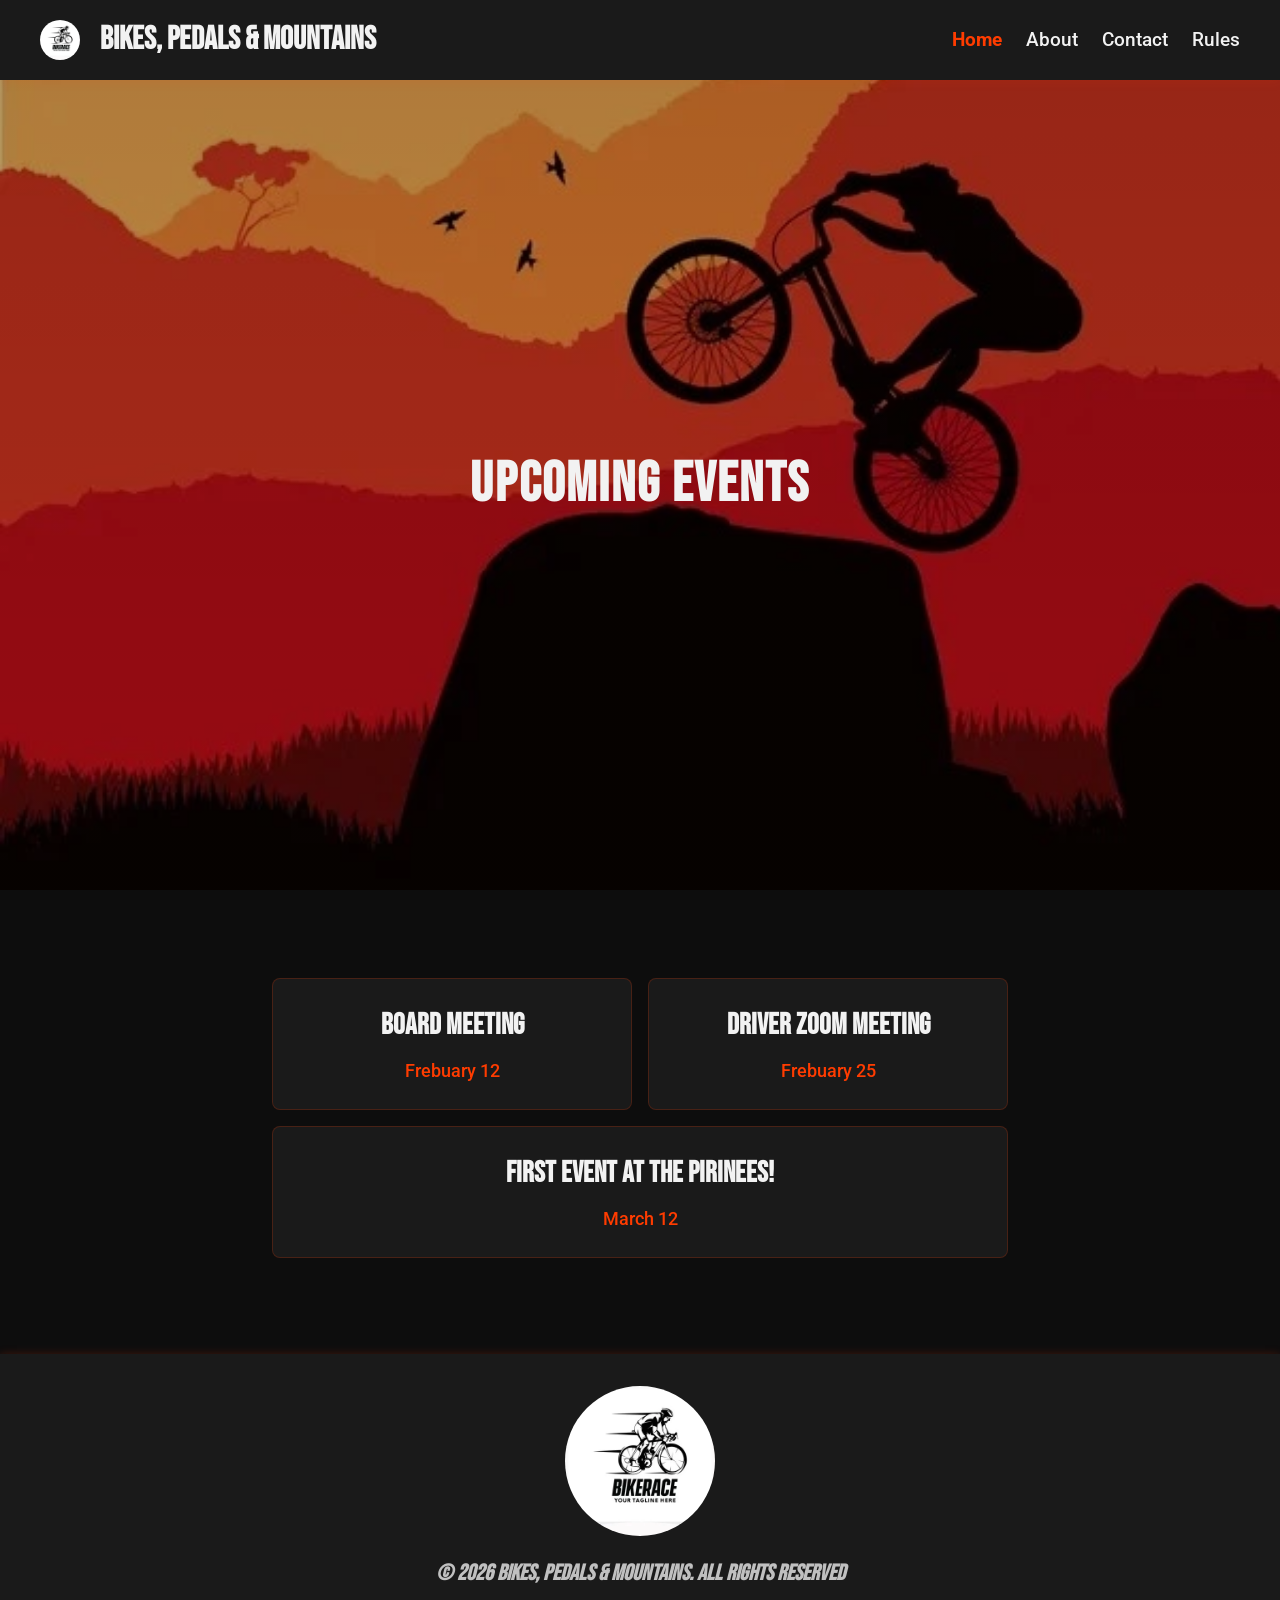
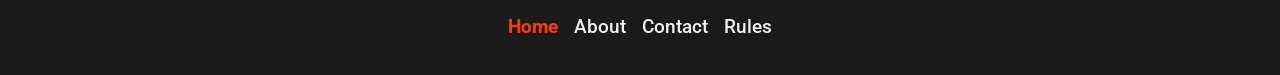
<file: index.html>
<!DOCTYPE html>
<html lang="en">
<head>
    <meta charset="UTF-8">
    <meta name="viewport" content="width=device-width, initial-scale=1.0">
    <title>Bike Race Series</title>
    <link rel="preconnect" href="https://fonts.googleapis.com">
    <link rel="preconnect" href="https://fonts.gstatic.com" crossorigin>
    <link href="https://fonts.googleapis.com/css2?family=Bebas+Neue&family=Roboto:ital,wght@0,100..900;1,100..900&display=swap" rel="stylesheet">
    <link rel="stylesheet" href="styles/brs_3.css">
</head>
<body>
   <header>
    <!-- Navbar -->
     <nav class="navbar">
        <div class="nav-container">
            <div class="nav-logo">
                <img src="assets/logo.webp" alt="Bike Races Series Logo">
                <a href="index.html" class="nav-title">Bikes, Pedals & Mountains</a>
            </div>
            <ul class="nav-menu">
                <li class="nav-item">
                    <a href="index.html" class="active">Home</a>
                </li>
                <li class="nav-item">
                    <a href="about.html">About</a>
                </li>
                <li class="nav-item">
                    <a href="contact.html">Contact</a>
                </li>
                <li class="nav-item">
                    <a href="rules.html">Rules</a>
                </li>
            </ul>
        </div>
     </nav>
   </header> 
   <!-- Contenido Principal -->
    <main>
        <section class="hero-section">
            <header class="img-container">
                <img src="assets/dirtjumper.webp" alt="Next Races">
                <h1 class="hero-title">Upcoming Events</h1>
            </header>
            <div class="hero-container">
                <div class="card-event">
                    <h2 class="event">Board Meeting</h2> 
                    <p class="date">Frebuary 12</p>
                </div>
                <div class="card-event">
                    <h2 class="event">Driver Zoom Meeting</h2> 
                    <p class="date">Frebuary 25</p>
                </div>
                <div class="card-event">
                    <h2 class="event">First Event at THE PIRINEES!</h2> 
                    <p class="date">March 12</p>
                </div>
            </div>
        </section>
    </main>
    <footer class="footer">
        <div class="footer-container">
                <img src="assets/logo.webp" alt="Bike Races Series Logo" class="footer-logo">
                <p class="footer-description">&copy; 2026 Bikes, Pedals & Mountains. All rights reserved</p>
            <ul class="links">
                <li class="link-item">
                    <a href="index.html" class="active">Home</a>
                </li>
                <li class="link-item">
                    <a href="about.html">About</a>
                </li>
                <li class="link-item">
                    <a href="contact.html">Contact</a>
                </li>
                <li class="link-item">
                    <a href="rules.html">Rules</a>
                </li>
            </ul>
        </div>
    </footer>
</body>
</html>
</file>
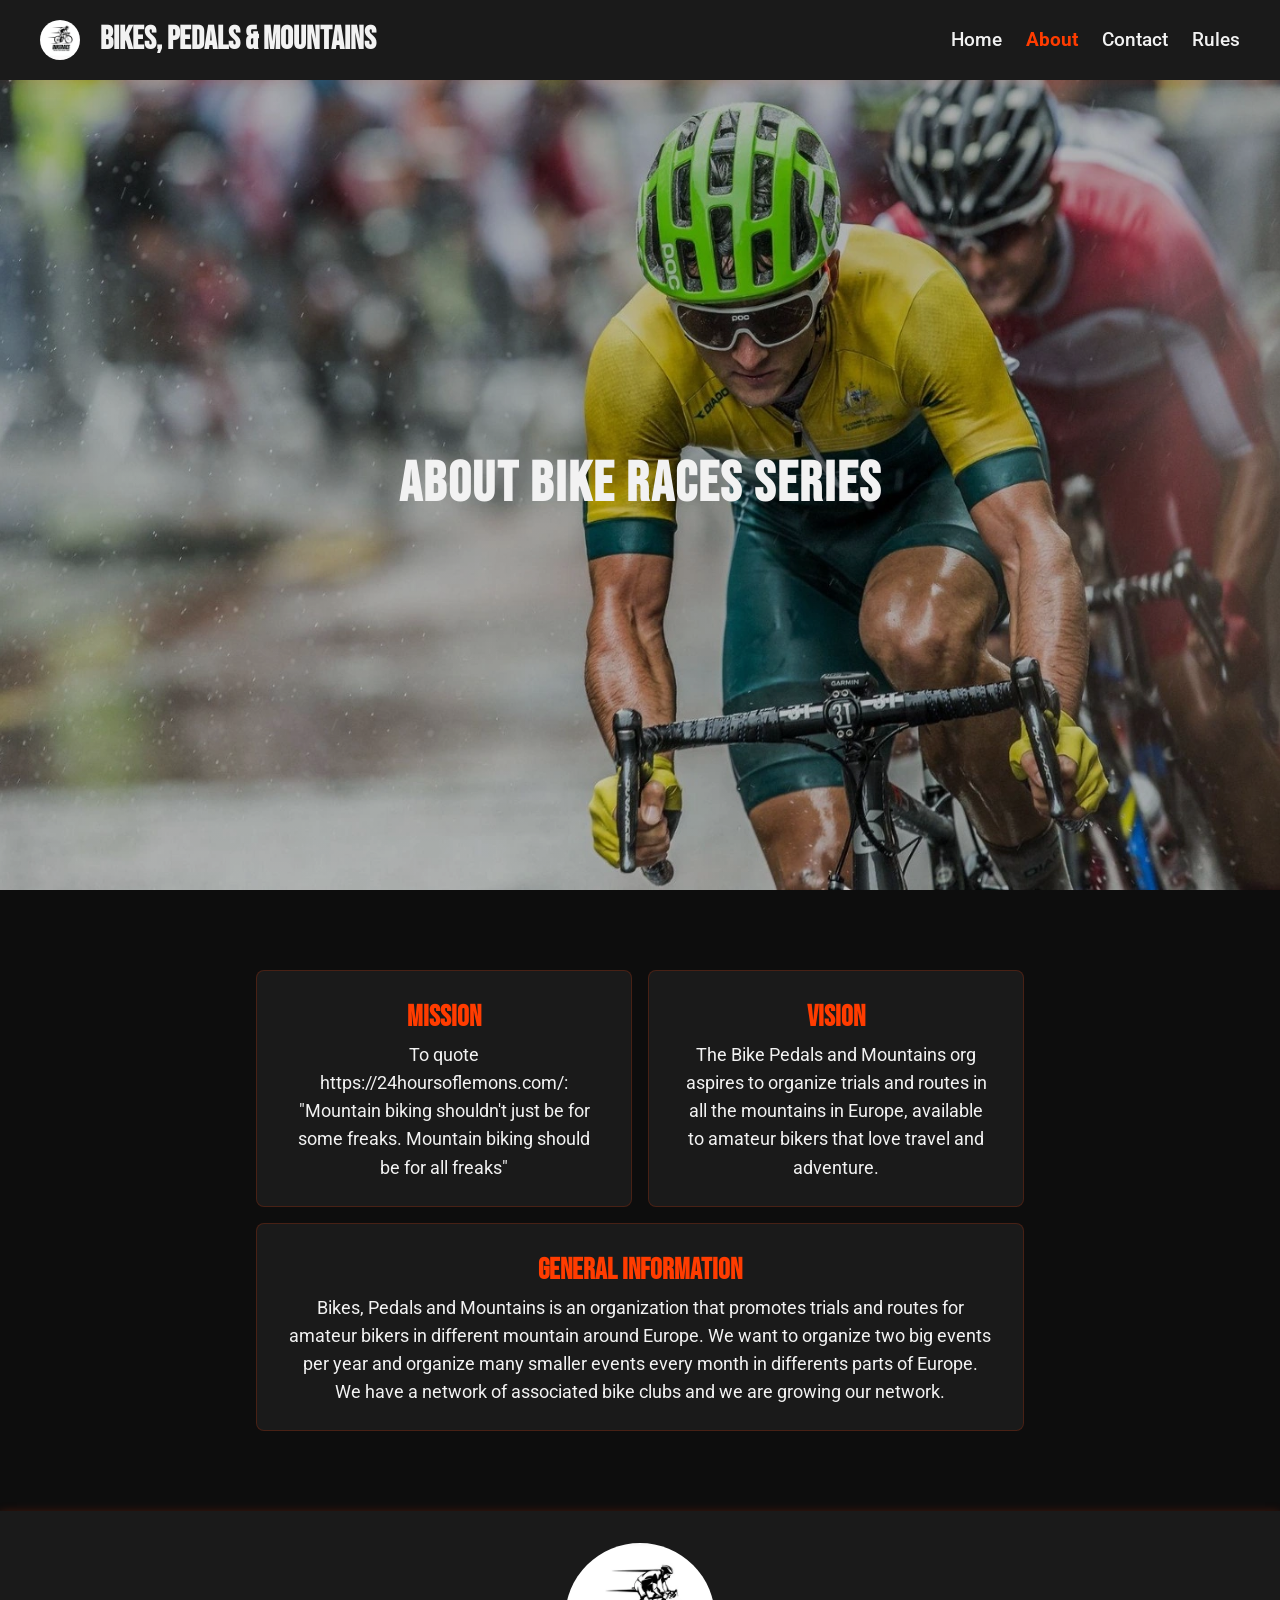
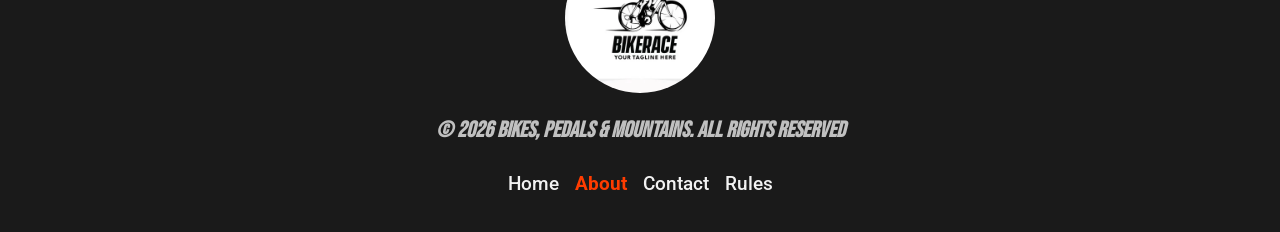
<file: about.html>
<!DOCTYPE html>
<html lang="en">
<head>
    <meta charset="UTF-8">
    <meta name="viewport" content="width=device-width, initial-scale=1.0">
    <title>About Bike Race Series</title>
    <link rel="preconnect" href="https://fonts.googleapis.com">
    <link rel="preconnect" href="https://fonts.gstatic.com" crossorigin>
    <link href="https://fonts.googleapis.com/css2?family=Bebas+Neue&family=Roboto:ital,wght@0,100..900;1,100..900&display=swap" rel="stylesheet">
    <link rel="stylesheet" href="styles/brs_3.css">
</head>
<body>
   <header>
    <!-- Navbar -->
     <nav class="navbar">
        <div class="nav-container">
            <div class="nav-logo">
                <img src="assets/logo.webp" alt="Bike Races Series Logo">
                <a href="index.html" class="nav-title">Bikes, Pedals & Mountains</a>
            </div>
            <ul class="nav-menu">
                <li class="nav-item">
                    <a href="index.html">Home</a>
                </li>
                <li class="nav-item">
                    <a href="about.html" class="active">About</a>
                </li>
                <li class="nav-item">
                    <a href="contact.html">Contact</a>
                </li>
                <li class="nav-item">
                    <a href="rules.html">Rules</a>
                </li>
            </ul>
        </div>
     </nav>
   </header> 
   <!-- Contenido Principal -->
    <main>
        <section class="section about-section">
            <header class="img-container">
                <img src="assets/road.webp" alt="Dirt Jump Race">
                <h1 class="about-title">
                    About Bike Races Series
                </h1>
            </header>
            <div class="about-description">
                <article class="card-description">
                    <div class="about-feature">
                        <h2 class="feature-title">
                            Mission
                        </h2>
                        <p class="feature-text">
                            To quote https://24hoursoflemons.com/: <br>
                            "Mountain biking shouldn't just be for some freaks. Mountain biking should be for all freaks"
                        </p>
                    </div>
                </article>
                <article class="card-description">
                    <div class="about-feature">
                        <h2 class="feature-title">
                            Vision 
                        </h2>
                        <p class="feature-text">
                            The Bike Pedals and Mountains org aspires to organize trials and routes in all the mountains in Europe, available to amateur bikers that love travel and adventure.
                        </p>
                    </div>
                </article>
                <article class="card-description">
                    <div class="about-feature">
                        <h2 class="feature-title">
                            General Information 
                        </h2>
                        <p class="feature-text">
                            Bikes, Pedals and Mountains is an organization that promotes trials and routes for amateur bikers in different mountain around Europe. We want to organize two big events per year and organize many smaller events every month in differents parts of Europe. We have a network of associated bike clubs and we are growing our network.
                        </p>
                    </div>
                </article>
            </div>
        </section>
    </main>
    <!-- Footer -->
    <footer class="footer">
        <div class="footer-container">
            <img src="assets/logo.webp" alt="Bike Races Series Logo" class="footer-logo">
            <p class="footer-description">&copy; 2026 Bikes, Pedals & Mountains. All rights reserved</p>
            <ul class="links">
                <li class="link-item">
                    <a href="index.html">Home</a>
                </li>
                <li class="link-item">
                    <a href="about.html" class="active">About</a>
                </li>
                <li class="link-item">
                    <a href="contact.html">Contact</a>
                </li>
                <li class="link-item">
                    <a href="rules.html">Rules</a>
                </li>
            </ul>
        </div>
    </footer>
</body>
</html>
</file>
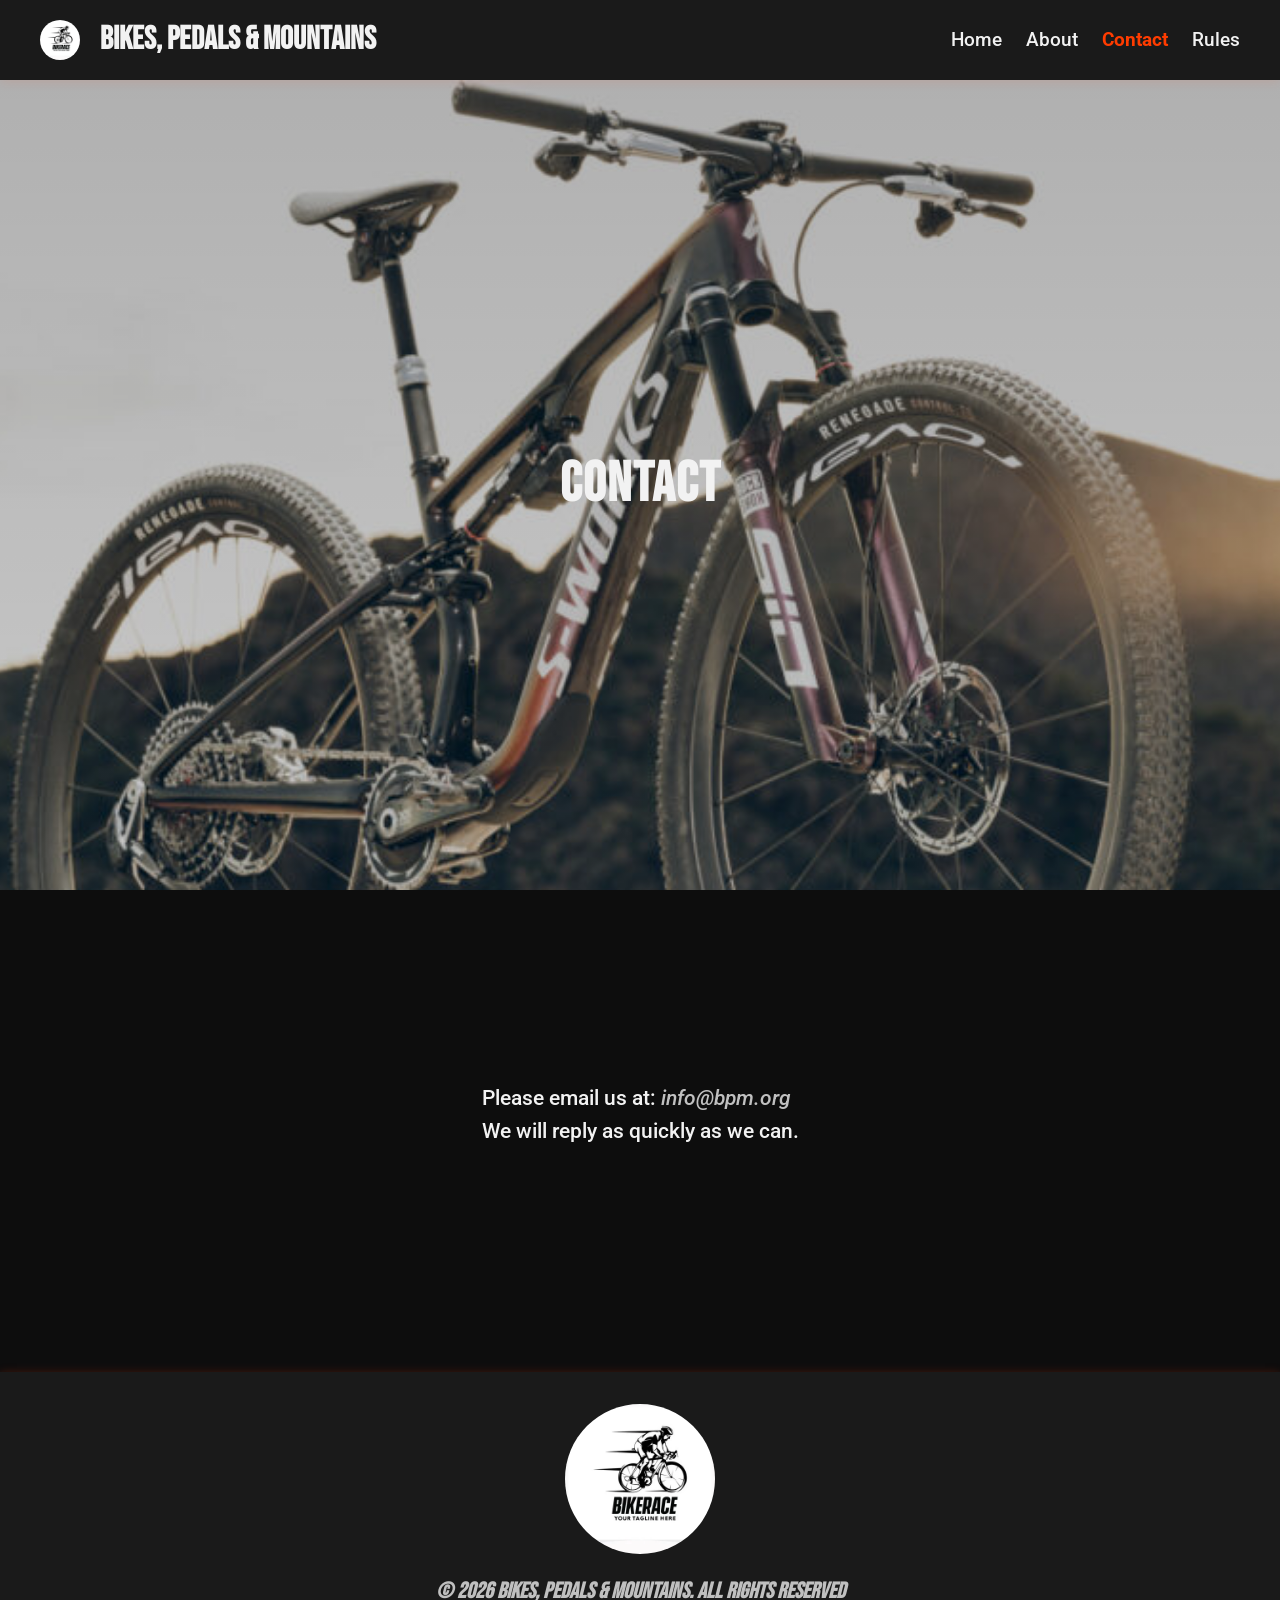
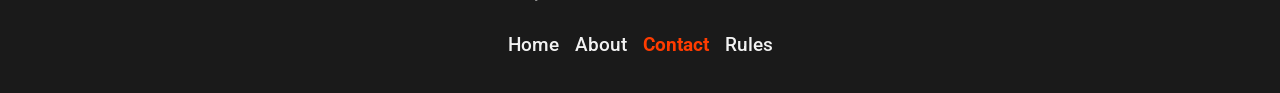
<file: contact.html>
<!DOCTYPE html>
<html lang="en">
<head>
    <meta charset="UTF-8">
    <meta name="viewport" content="width=device-width, initial-scale=1.0">
    <title>Contacto Bike Race Series</title>
    <link rel="preconnect" href="https://fonts.googleapis.com">
    <link rel="preconnect" href="https://fonts.gstatic.com" crossorigin>
    <link href="https://fonts.googleapis.com/css2?family=Bebas+Neue&family=Roboto:ital,wght@0,100..900;1,100..900&display=swap" rel="stylesheet">
    <link rel="stylesheet" href="styles/brs_3.css">
</head>
<body>
    <header>
        <!-- Navbar -->
        <nav class="navbar">
            <div class="nav-container">
                <div class="nav-logo">
                    <img src="assets/logo.webp" alt="Bike Races Series Logo">
                    <a href="index.html" class="nav-title">Bikes, Pedals & Mountains</a>
                </div>
                <ul class="nav-menu">
                    <li class="nav-item">
                        <a href="index.html">Home</a>
                    </li>
                    <li class="nav-item">
                        <a href="about.html">About</a>
                    </li>
                    <li class="nav-item">
                        <a href="contact.html" class="active">Contact</a>
                    </li>
                    <li class="nav-item">
                        <a href="rules.html">Rules</a>
                    </li>
                </ul>
            </div>
        </nav>
    </header>
    <!-- Contenido Principal -->
    <main>
        <section class="contact-section">
            <header class="img-container">
                <img src="assets/specialized.jpeg" alt="">
                <h1 class="contact-title">
                    Contact
                </h1>
            </header>
            <div class="contact-content">
                <div class="contact-information">
                    <p class="contact-text">
                        Please email us at: <span class="email-contact">info@bpm.org</span> <br>
                        We will reply as quickly as we can.
                    </p>
                </div>
            </div>
        </section>
    </main>
    <!-- Footer -->
    <footer class="footer">
        <div class="footer-container">
            <img src="assets/logo.webp" alt="Bike Races Series Logo" class="footer-logo">
            <p class="footer-description">&copy; 2026 Bikes, Pedals & Mountains. All rights reserved</p>
            <ul class="links">
                <li class="link-item">
                    <a href="index.html">Home</a>
                </li>
                <li class="link-item">
                    <a href="about.html">About</a>
                </li>
                <li class="link-item">
                    <a href="contact.html" class="active">Contact</a>
                </li>
                <li class="link-item">
                    <a href="rules.html">Rules</a>
                </li>
            </ul>
        </div>
    </footer>
</body>
</html>
</file>
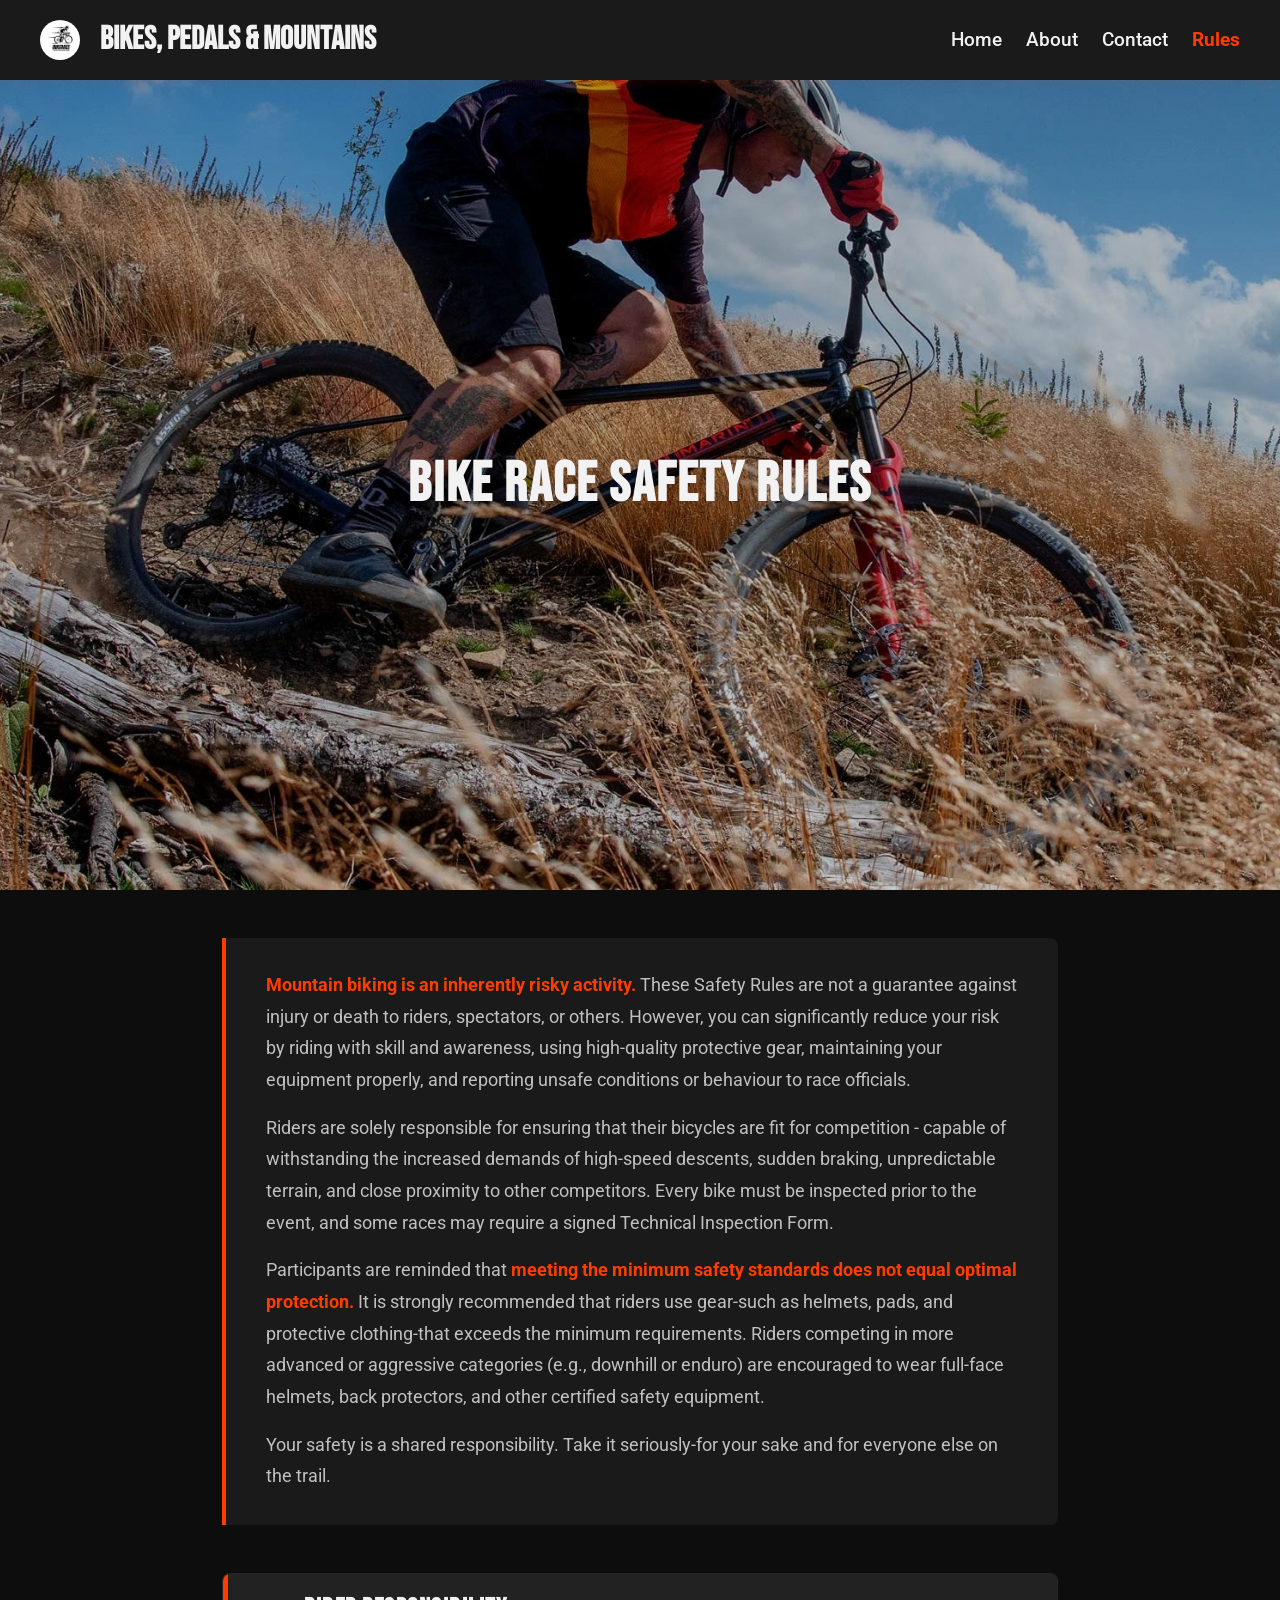
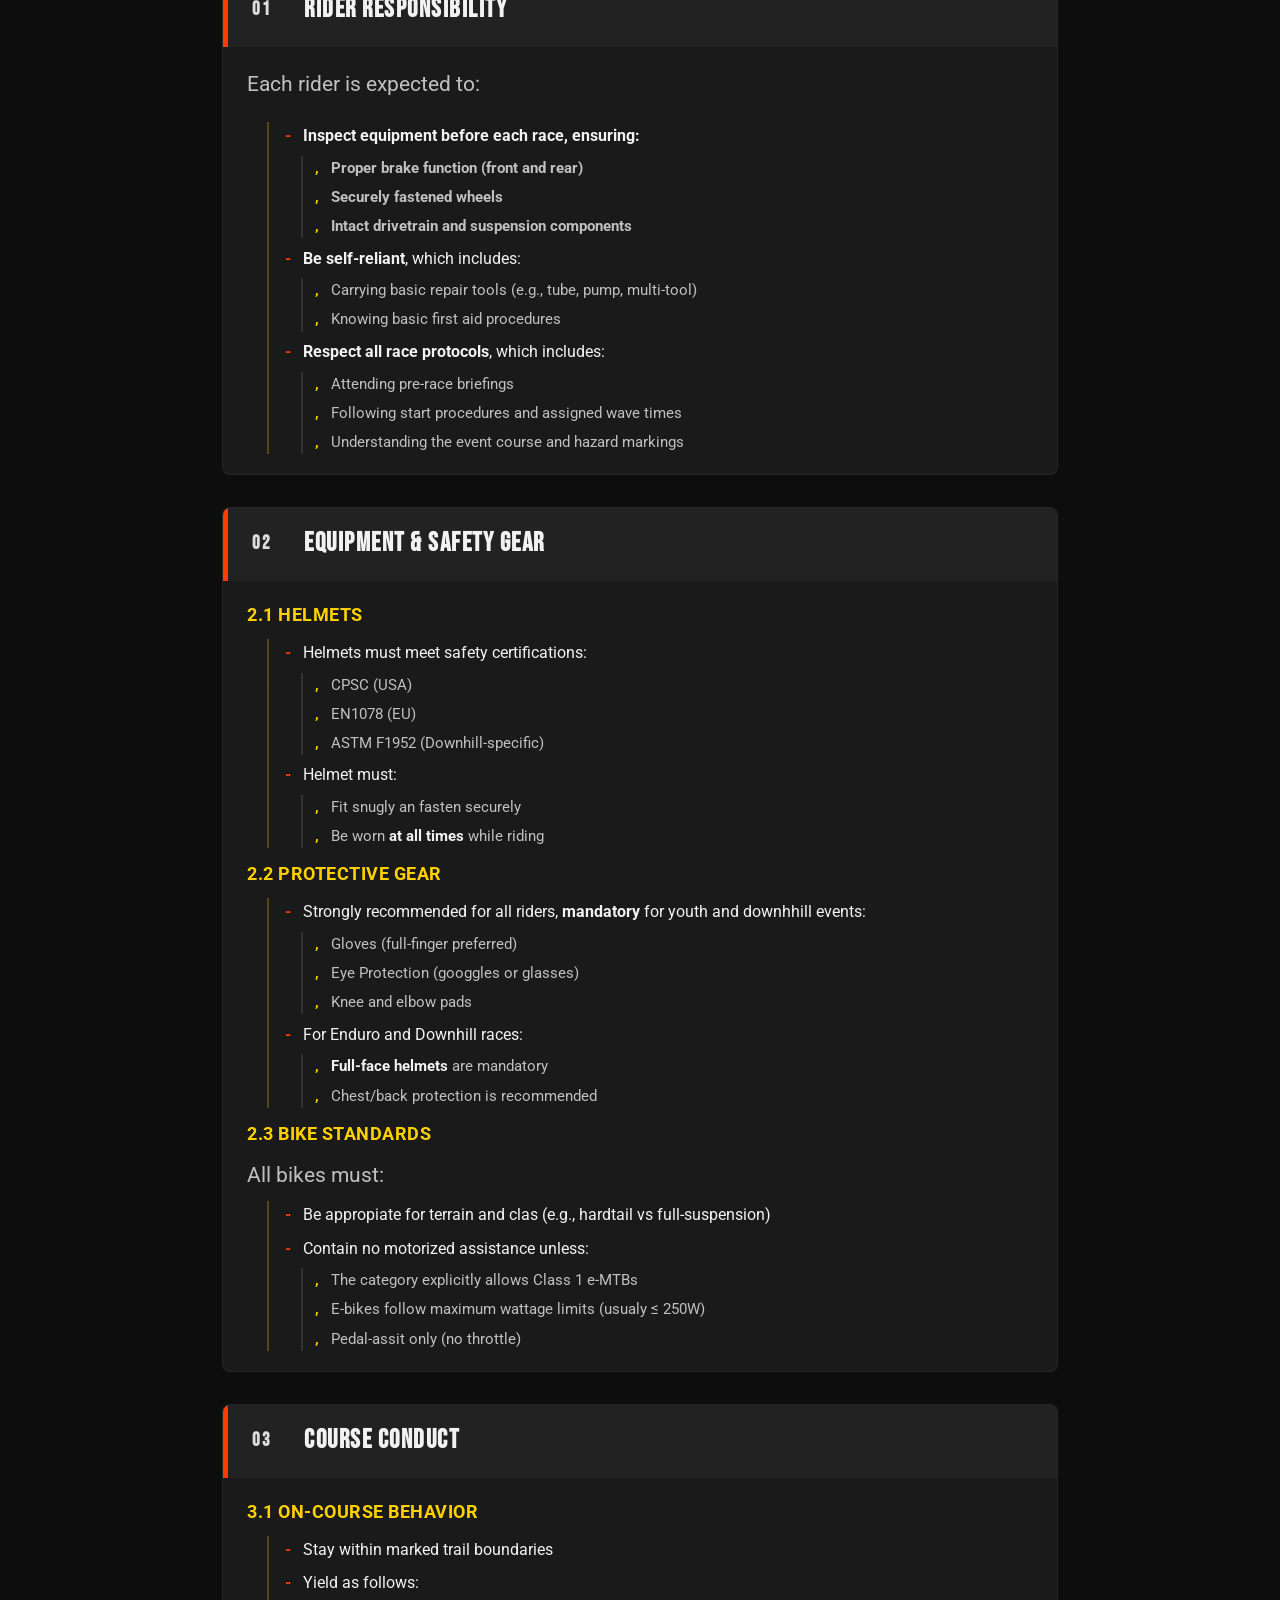
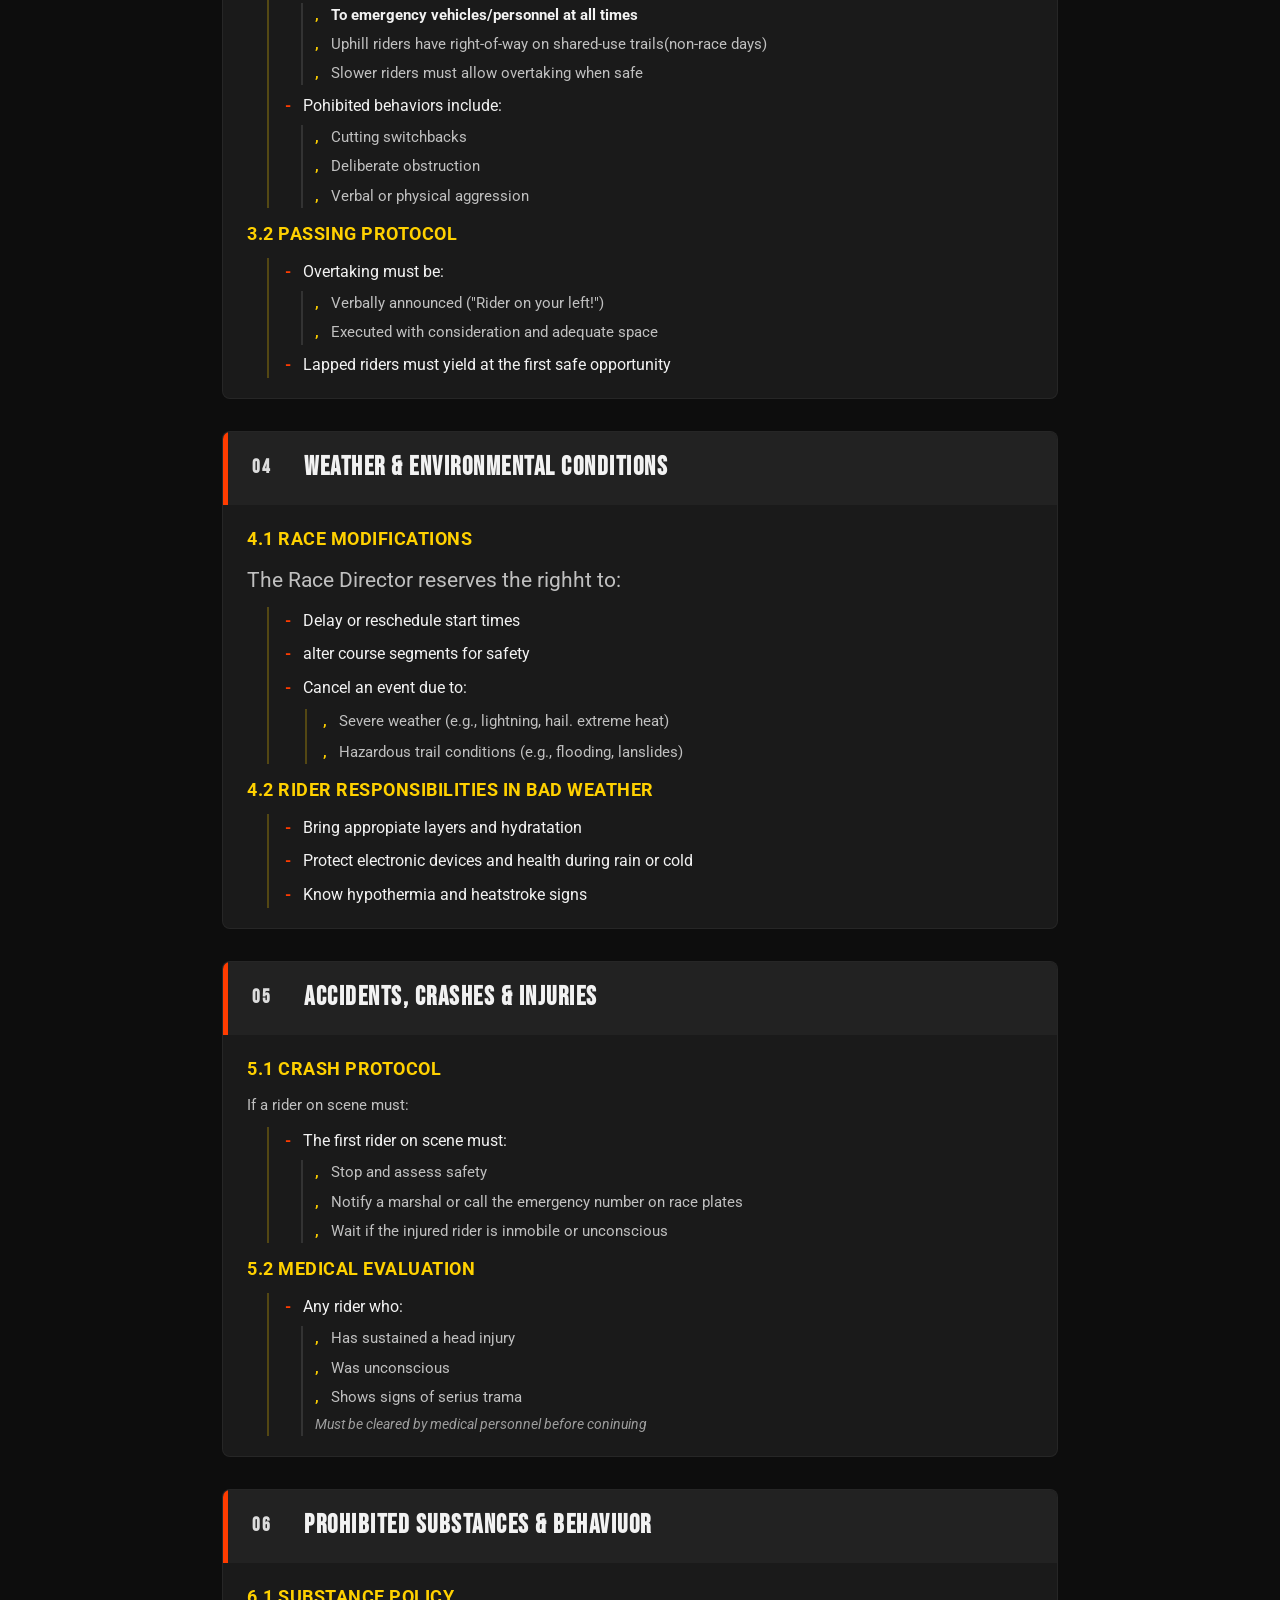
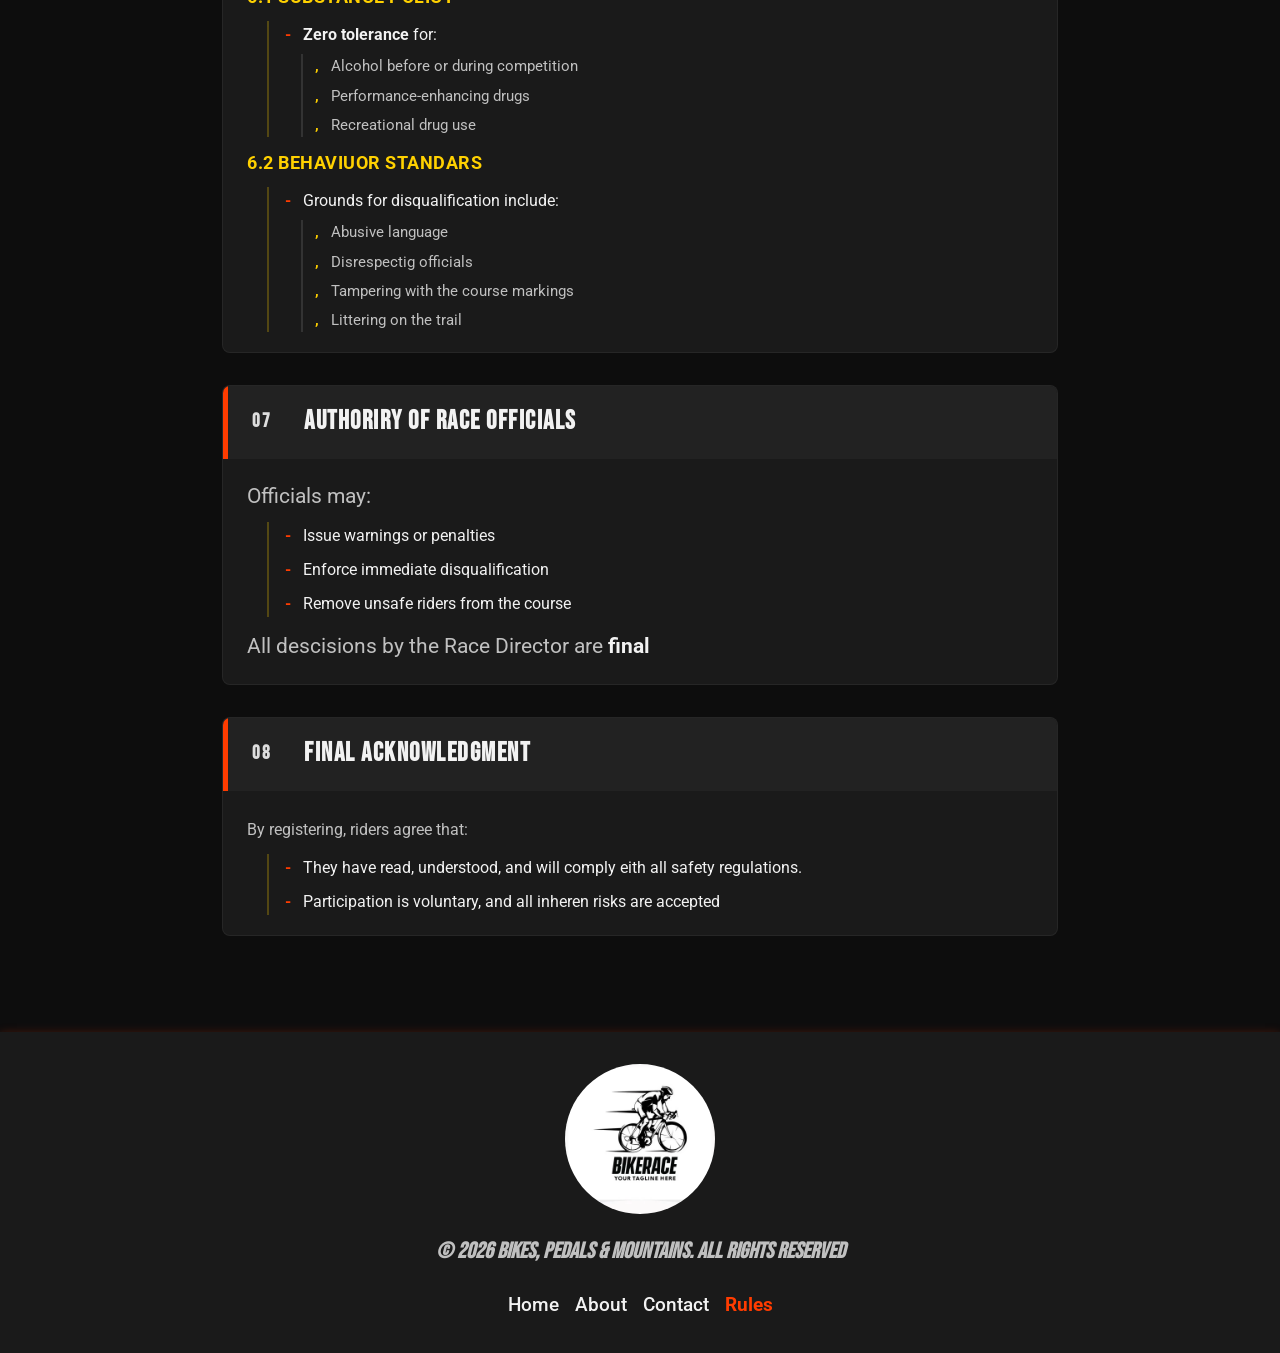
<file: rules.html>
<!DOCTYPE html>
<html lang="en">
<head>
    <meta charset="UTF-8">
    <meta name="viewport" content="width=device-width, initial-scale=1.0">
    <title>Safety Rules</title>
    <link rel="preconnect" href="https://fonts.googleapis.com">
    <link rel="preconnect" href="https://fonts.gstatic.com" crossorigin>
    <link href="https://fonts.googleapis.com/css2?family=Bebas+Neue&family=Roboto:ital,wght@0,100..900;1,100..900&display=swap" rel="stylesheet">
    <link rel="stylesheet" href="styles/brs_3.css">
</head>
<body>
    <header>
        <!-- Navbar -->
         <nav class="navbar">
            <div class="nav-container">
                <div class="nav-logo">
                    <img src="assets/logo.webp" alt="Logo Bike Race Series">
                    <a href="index.html" class="nav-title">Bikes, Pedals & Mountains</a>
                </div>
                <ul class="nav-menu">
                    <li class="nav-item">
                        <a href="index.html">Home</a>
                    </li>
                    <li class="nav-item">
                        <a href="about.html">About</a>
                    </li>
                    <li class="nav-item">
                        <a href="contact.html">Contact</a>
                    </li>
                    <li class="nav-item">
                        <a href="rules.html" class="active">Rules</a>
                    </li>
                </ul>
            </div>
         </nav>
    </header>
    <!-- Contenido Principal -->
    <main>
        <div class="img-container">
            <img src="assets/enduro.webp" alt="Marin Bicycle Freeride"> 
            <h1 class="rules-title">
                Bike Race Safety Rules
            </h1>
        </div>
        <section class="rules-section">
            <div class="rules-description">
                <p class="description">
                    <span class="disclaimer">Mountain biking is an inherently risky activity.</span> These Safety Rules are not a guarantee against injury or death to riders, spectators, or others.
                    However, you can significantly reduce your risk by riding with skill and awareness, using high-quality protective gear, maintaining your equipment properly, and reporting unsafe conditions or behaviour to race officials.
                </p>
                <p class="description">
                    Riders are solely responsible for ensuring that their bicycles are fit for competition - capable of withstanding the increased demands of high-speed descents, sudden braking, unpredictable terrain, and close proximity to other competitors. Every bike must be inspected prior to the event, and some races may require a signed Technical Inspection Form.
                </p>
                <p class="description">
                    Participants are reminded that <span class="disclaimer">meeting the minimum safety standards does not equal optimal protection.</span> It is strongly recommended that riders use gear-such as helmets, pads, and protective clothing-that exceeds the minimum requirements. Riders competing in more advanced or aggressive categories (e.g., downhill or enduro) are encouraged to wear full-face helmets, back protectors, and other certified safety equipment.
                </p>
                <p class="description">
                    Your safety is a shared responsibility. Take it seriously-for your sake and for everyone else on the trail.
                </p>
            </div>
            <div class="rules">
                <ol class="main-rules">
                    <li class="main-rule">
                        <h2 class="rule-title">Rider Responsibility</h2>
                        <ul class="sub-rules">
                            <li class="sub-rule">
                                Each rider is expected to:
                            </li>
                            <li class="sub-rule">
                                <ul class="sub-sub-rules">
                                    <li class="sub-sub-rule bold">
                                        <span class="bold">Inspect equipment before each race</span>, ensuring:
                                        <ul class="sub-sub-sub-rules">
                                            <li class="sub-sub-sub-rule">
                                                Proper brake function (front and rear)
                                            </li>
                                            <li class="sub-sub-sub-rule">
                                                Securely fastened wheels
                                            </li>
                                            <li class="sub-sub-sub-rule">
                                                Intact drivetrain and suspension components
                                            </li>
                                        </ul> 
                                    </li>
                                    <li class="sub-sub-rule">
                                        <span class="bold">Be self-reliant</span>, which includes:
                                        <ul class="sub-sub-sub-rules">
                                            <li class="sub-sub-sub-rule">
                                                Carrying basic repair tools (e.g., tube, pump, multi-tool)
                                            </li>
                                            <li class="sub-sub-sub-rule">
                                                Knowing basic first aid procedures
                                            </li>
                                        </ul>
                                    </li>
                                    <li class="sub-sub-rule">
                                        <span class="bold">Respect all race protocols</span>, which includes:
                                        <ul class="sub-sub-sub-rules">
                                            <li class="sub-sub-sub-rule">
                                                Attending pre-race briefings
                                            </li>
                                            <li class="sub-sub-sub-rule">
                                                Following start procedures and assigned wave times
                                            </li>
                                            <li class="sub-sub-sub-rule">
                                                Understanding the event course and hazard markings
                                            </li>
                                        </ul>
                                    </li>
                                </ul>
                            </li>
                        </ul>
                    </li>
                    <li class="main-rule">
                        <h2 class="rule-title">Equipment & Safety Gear</h2>
                        <ul class="sub-rules">
                            <li class="sub-rule">
                                <h3 class="bold numered">2.1 Helmets</h3>
                                <ul class="sub-sub-rules">
                                    <li class="sub-sub-rule">
                                        Helmets must meet safety certifications:
                                        <ul class="sub-sub-sub-rules">
                                            <li class="sub-sub-sub-rule">
                                                CPSC (USA)
                                            </li>
                                            <li class="sub-sub-sub-rule">
                                                EN1078 (EU)
                                            </li>
                                            <li class="sub-sub-sub-rule">
                                                ASTM F1952 (Downhill-specific)
                                            </li>
                                        </ul>
                                    </li>
                                    <li class="sub-sub-rule">
                                        Helmet must:
                                        <ul class="sub-sub-sub-rules">
                                            <li class="sub-sub-sub-rule">
                                                Fit snugly an fasten securely
                                            </li>
                                            <li class="sub-sub-sub-rule">
                                                Be worn <span class="bold">at all times</span> while riding
                                            </li>
                                        </ul>
                                    </li>
                                </ul>
                            </li>
                            <li class="sub-rule">
                                <h3 class="bold numered">2.2 Protective Gear</h3>
                                <ul class="sub-sub-rules">
                                    <li class="sub-sub-rule">
                                        Strongly recommended for all riders, <span class="bold">mandatory</span> for youth and downhhill events:
                                        <ul class="sub-sub-sub-rules">
                                            <li class="sub-sub-sub-rule">
                                                Gloves (full-finger preferred)
                                            </li>
                                            <li class="sub-sub-sub-rule">
                                                Eye Protection (googgles or glasses)
                                            </li>
                                            <li class="sub-sub-sub-rule">
                                                Knee and elbow pads
                                            </li>
                                        </ul>
                                    </li>
                                    <li class="sub-sub-rule">
                                        For Enduro and Downhill races:
                                        <ul class="sub-sub-sub-rules">
                                            <li class="sub-sub-sub-rule">
                                                <span class="bold">Full-face helmets</span> are mandatory
                                            </li>
                                            <li class="sub-sub-sub-rule">
                                                Chest/back protection is recommended
                                            </li>
                                        </ul>
                                    </li>
                                </ul>
                            </li>
                            <li class="sub-rule">
                                <h3 class="bold numered">2.3 Bike Standards</h3>
                                <p class="sub-rule">All bikes must:</p>
                                <ul class="sub-sub-rules">
                                    <li class="sub-sub-rule">
                                        Be appropiate for terrain and clas (e.g., hardtail vs full-suspension)
                                    </li>
                                    <li class="sub-sub-rule">
                                        Contain no motorized assistance unless:
                                        <ul class="sub-sub-sub-rules">
                                            <li class="sub-sub-sub-rule">
                                                The category explicitly allows Class 1 e-MTBs
                                            </li>
                                            <li class="sub-sub-sub-rule">
                                                E-bikes follow maximum wattage limits (usualy &le; 250W)
                                            </li>
                                            <li class="sub-sub-sub-rule">
                                                Pedal-assit only (no throttle)
                                            </li>
                                        </ul>
                                    </li>
                                </ul>
                            </li>
                        </ul>
                    </li>
                    <li class="main-rule">
                        <h2 class="rule-title">Course Conduct</h2>
                        <ul class="sub-rules">
                            <li class="sub-rule">
                                <h3 class="bold numered">3.1 On-Course Behavior</h3>
                                <ul class="sub-sub-rules">
                                    <li class="sub-sub-rule">
                                        Stay within marked trail boundaries
                                    </li>
                                    <li class="sub-sub-rule">
                                        Yield as follows:
                                        <ul class="sub-sub-sub-rules">
                                            <li class="sub-sub-sub-rule">
                                                <span class="bold">To emergency vehicles/personnel at all times</span>
                                            </li>
                                            <li class="sub-sub-sub-rule">
                                                Uphill riders have right-of-way on shared-use trails(non-race days)
                                            </li>
                                            <li class="sub-sub-sub-rule">
                                                Slower riders must allow overtaking when safe
                                            </li>
                                        </ul>
                                    </li>
                                    <li class="sub-sub-rule">
                                        Pohibited behaviors include:
                                        <ul class="sub-sub-sub-rules">
                                            <li class="sub-sub-sub-rule">
                                                Cutting switchbacks
                                            </li>
                                            <li class="sub-sub-sub-rule">
                                                Deliberate obstruction
                                            </li>
                                            <li class="sub-sub-sub-rule">
                                                Verbal or physical aggression
                                            </li>
                                        </ul>
                                    </li>
                                </ul>
                            </li>
                            <li class="sub-rule">
                                <h3 class="bold numered">3.2 Passing Protocol</h3>
                                <ul class="sub-sub-rules">
                                    <li class="sub-sub-rule">
                                        Overtaking must be:
                                        <ul class="sub-sub-sub-rules">
                                            <li class="sub-sub-sub-rule">
                                                Verbally announced ("Rider on your left!")
                                            </li>
                                            <li class="sub-sub-sub-rule">
                                                Executed with consideration and adequate space
                                            </li>
                                        </ul>
                                    </li>
                                    <li class="sub-sub-rule">
                                        Lapped riders must yield at the first safe opportunity
                                    </li>
                                </ul>
                            </li>
                        </ul>
                    </li>
                    <li class="main-rule">
                        <h2 class="rule-title">Weather & Environmental Conditions</h2>
                        <ul class="sub-rules">
                            <li class="sub-rule">
                                <h3 class="bold numered">4.1 Race Modifications</h3>
                                <p class="sub-rule">The Race Director reserves the righht to:</p>
                                <ul class="sub-sub-rules">
                                    <li class="sub-sub-rule">
                                        Delay or reschedule start times
                                    </li>
                                    <li class="sub-sub-rule">
                                        alter course segments for safety
                                    </li>
                                    <li class="sub-sub-rule">
                                        Cancel an event due to:
                                        <ul class="sub-sub-rules">
                                            <li class="sub-sub-sub-rule">
                                                Severe weather (e.g., lightning, hail. extreme heat)
                                            </li>
                                            <li class="sub-sub-sub-rule">
                                                Hazardous trail conditions (e.g., flooding, lanslides)
                                            </li>
                                        </ul>
                                    </li>
                                </ul>
                            </li>
                            <li class="sub-rule">
                                <h3 class="bold numered">4.2 Rider Responsibilities in Bad Weather</h3>
                                <ul class="sub-sub-rules">
                                    <li class="sub-sub-rule">
                                        Bring appropiate layers and hydratation
                                    </li>
                                    <li class="sub-sub-rule">
                                        Protect electronic devices and health during rain or cold
                                    </li>
                                    <li class="sub-sub-rule">
                                        Know hypothermia and heatstroke signs
                                    </li>
                                </ul>
                            </li>
                        </ul>
                    </li>
                    <li class="main-rule">
                        <h2 class="rule-title">Accidents, Crashes & Injuries</h2>
                        <ul class="sub-rules">
                            <li class="sub-rule">
                                <h3 class="bold numered">5.1 Crash Protocol</h3>
                                <p class="sub-rule-text">If a rider on scene must:</p>
                                <ul class="sub-sub-rules">
                                    <li class="sub-sub-rule">
                                        The first rider on scene must:
                                        <ul class="sub-sub-sub-rules">
                                            <li class="sub-sub-sub-rule">
                                                Stop and assess safety
                                            </li>
                                            <li class="sub-sub-sub-rule">
                                                Notify a marshal or call the emergency number on race plates
                                            </li>
                                            <li class="sub-sub-sub-rule">
                                                Wait if the injured rider is inmobile or unconscious
                                            </li>
                                        </ul>
                                    </li>
                                </ul>
                            </li>
                            <li class="sub-rule">
                                <h3 class="bold numered">5.2 Medical Evaluation</h3>
                                <ul class="sub-sub-rules">
                                    <li class="sub-sub-rule">
                                        Any rider who:
                                        <ul class="sub-sub-sub-rules">
                                            <li class="sub-sub-sub-rule">
                                                Has sustained a head injury
                                            </li>
                                            <li class="sub-sub-sub-rule">
                                                Was unconscious
                                            </li>
                                            <li class="sub-sub-sub-rule">
                                                Shows signs of serius trama 
                                                <p class="sub-sub-sub-rule-text">Must be cleared by medical personnel before coninuing</p>
                                            </li>
                                        </ul>
                                    </li>
                                </ul>
                            </li>
                        </ul> 
                    </li>
                    <li class="main-rule">
                        <h2 class="rule-title">Prohibited Substances & Behaviuor</h2>
                        <ul class="sub-rules">
                            <li class="sub-rule">
                                <h3 class="bold numered">6.1 Substance Policy</h3>
                                <ul class="sub-sub-rules">
                                    <li class="sub-sub-rule">
                                        <span class="bold">Zero tolerance</span> for:
                                        <ul class="sub-sub-sub-rules">
                                            <li class="sub-sub-sub-rule">
                                                Alcohol before or during competition
                                            </li>
                                            <li class="sub-sub-sub-rule">
                                                Performance-enhancing drugs
                                            </li>
                                            <li class="sub-sub-sub-rule">
                                                Recreational drug use
                                            </li>
                                        </ul>
                                    </li>
                                </ul>
                            </li>
                            <li class="sub-rule">
                                <h3 class="bold numered">6.2 Behaviuor Standars</h3>
                                <ul class="sub-sub-rules">
                                    <li class="sub-sub-rule">
                                        Grounds for disqualification include:
                                        <ul class="sub-sub-sub-rules">
                                            <li class="sub-sub-sub-rule">
                                                Abusive language
                                            </li>
                                            <li class="sub-sub-sub-rule">
                                                Disrespectig officials
                                            </li>
                                            <li class="sub-sub-sub-rule">
                                                Tampering with the course markings
                                            </li>
                                            <li class="sub-sub-sub-rule">
                                                Littering on the trail
                                            </li>
                                        </ul>
                                    </li>
                                </ul>
                            </li>
                        </ul>
                    </li>
                    <li class="main-rule">
                        <h2 class="rule-title">Authoriry of Race Officials</h2>
                        <ul class="sub-rules">
                            <li class="sub-rule">
                                Officials may:
                                <ul class="sub-sub-rules">
                                    <li class="sub-sub-rule">
                                        Issue warnings or penalties
                                    </li>
                                    <li class="sub-sub-rule">
                                        Enforce immediate disqualification
                                    </li>
                                    <li class="sub-sub-rule">
                                        Remove unsafe riders from the course
                                    </li>
                                </ul>
                            </li>
                            <li class="sub-rule">
                                All descisions by the Race Director are <span class="bold">final</span>
                            </li>
                        </ul>
                    </li>
                    <li class="main-rule">
                        <h2 class="rule-title">Final Acknowledgment</h2>
                        <ul class="sub-rules">
                            <li class="sub-rule">
                                <span class="rule-text">By registering, riders agree that:</span>
                                <ul class="sub-sub-rules">
                                    <li class="sub-sub-rule">
                                        They have read, understood, and will comply eith all safety regulations.
                                    </li>
                                    <li class="sub-sub-rule">
                                        Participation is voluntary, and all inheren risks are accepted
                                    </li>
                                </ul>
                            </li>
                        </ul>
                    </li>
                </ol>
            </div>
        </section>
    </main>
    <!-- Footer -->
    <footer class="footer">
        <div class="footer-container">
            <img src="assets/logo.webp" alt="Bike Races Series Logo" class="footer-logo">
            <p class="footer-description">&copy; 2026 Bikes, Pedals & Mountains. All rights reserved</p>
            <ul class="links">
                <li class="link-item">
                    <a href="index.html">Home</a>
                </li>
                <li class="link-item">
                    <a href="about.html">About</a>
                </li>
                <li class="link-item">
                    <a href="contact.html">Contact</a>
                </li>
                <li class="link-item">
                    <a href="rules.html" class="active">Rules</a>
                </li>
            </ul>
        </div>
    </footer>
</body>
</html>
</file>
<file: styles/brs_3.css>
/* Variables */
:root {
    /* Paleta */
    --bg-color: #0D0D0D;
    --primary-color: #FF3C00;
    --secondary-color: #C0C0C0;
    --sections-color: #1A1A1A;
    --text-color: #F2F2F2;
    --accent-color: #FFD100;

    /* Tipografia */
    --title-font: 'Bebas Neue', sans-serif;
    --body-font: 'Roboto', sans-serif;
}

 /* Reseteo basico */
 * {
    margin: 0;
    padding: 0;
    box-sizing: border-box;
 }

 body {
    background-color: var(--bg-color);
    color: var(--text-color);
    font-family: var(--body-font);
    line-height: 1.6;
    padding-top: 80px;
 }

 /* Estilos Generales Navbar y footer */
 /* Estilos navbar */
 .navbar {
    padding: 20px 40px;
    background-color: var(--sections-color);
    height: 80px;
    width: 100%;
    box-shadow: 0 2px 10px rgba(255, 60, 0, 0.1);
    position: fixed;
    top: 0;
    left: 0;
    right: 0;
    z-index: 1000;
 }

 .nav-container {
    display: flex;
    justify-content: space-between;
    align-items: center;
    height: 100%;
 }

 .nav-logo {
    display: flex;
    align-items: center;
    gap: 20px;
 }

 .nav-logo img {
    height: 40px;
    width: auto;
    display: block;
    border-radius: 500px;
 }

 .nav-title {
    text-decoration: none;
    color: var(--text-color);
    font-weight: bold;
    font-size: 2rem;
    font-family: var(--title-font);
    transition: color 0.3s;
 }

 .nav-title:hover { color: var(--primary-color); }

 .nav-menu {
    display: flex;
    list-style: none;
    gap: 24px;
 }
 
 .nav-item a {
    text-decoration: none;
    color: var(--text-color);
    font-weight: 500;
    font-size: 1.2rem;
    transition: color 0.3s;
 }

 .nav-item a:hover { color: var(--primary-color); }

 .active {
    color: var(--primary-color) !important;
    font-weight: bold !important;
 }

 /* Estilos footer */
 .footer { 
    background-color: var(--sections-color);
    box-shadow: 0 2px 10px rgba(255, 60, 0, 0.3); 
    margin-top: 2rem;
}

 .footer-container {
    display: flex;
    flex-direction: column;
    align-items: center;
    gap: 20px;
    font-size: 1.2rem;
    padding: 2rem;
 }
 
 .footer-logo {
    width: 150px;
    height: 150px;
    border-radius: 1000px;
 }

 .footer-description {
    font-style: italic;
    font-weight: bold;
    font-family: var(--title-font);
    font-size: 1.4rem;
    color: var(--secondary-color);
 }

 .links {
    display: flex;
    list-style: none;
    gap: 1rem;
 }

 .link-item a {
    text-decoration: none;
    color: var(--text-color);
    font-weight: 500;
 }

 .link-item a:hover { color: var(--primary-color); }

 /* Estilos index.html */
 .hero-section {
    display: flex;
    flex-direction: column;
    gap: 1.5rem;
    align-items: center;
    justify-content: center;
 }

 .img-container {
    width: 100%;
    height: 90vh;
    position: relative;
 }

 .img-container img {
    display: block;
    width: 100%;
    height: 100%;
    object-fit: cover;
    position: relative;
    z-index: -1;
 }

 /* Overlay img */
 .img-container::before {
    content: '';
    position: absolute;
    top: 0;
    left: 0;
    width: 100%;
    height: 100%;
    background:  linear-gradient(
        to bottom,
        rgba(0, 0, 0, 0.3),
        rgba(0, 0, 0, 0.2)
    );
    z-index: 2;
 }

 .hero-title {
    position: absolute;
    top: 50%;
    left: 50%;
    transform: translate(-50%, -50%);
    z-index: 3;
    color: var(--text-color);
    font-size: clamp(2rem, 5vw, 3.5rem);
    font-family: var(--title-font);
    letter-spacing: 2px;
 }

.hero-container {
    width: 100%;
    max-width: 800px;
    display: grid;
    grid-template-columns: repeat(2, 1fr);
    justify-items: center;
    align-items: center;
    gap: 1rem;
    padding: 2rem;
    margin: 2rem auto;
}

.card-event {
    background-color: var(--sections-color);
    border: 1px solid rgba(255, 60, 0, 0.2);
    border-radius: 8px;
    padding: 1.5rem 2rem;
    width: 100%;
    text-align: center;
    transition: transform 0.3s, box-shadow 0.3s;
}

.card-event:hover {
    transform: translateY(-4px);
    box-shadow: 0 8px 20px rgba(255, 60, 0, 0.3);
}

.card-event:last-child { grid-column: 1 / -1; }

.event {
    color: var(--text-color);
    font-family: var(--title-font);
    font-size: 1.8rem;
    margin-bottom: 0.5rem;
}

.date {
    color: var(--primary-color);
    font-weight: 500;
    font-size: 1.1rem;
}

/* Estilos about.html */
.about-title {
    position: absolute;
    top: 50%;
    left: 50%;
    transform: translate(-50%, -50%);
    z-index: 3;
    color: var(--text-color);
    font-size: clamp(2rem, 5vw, 3.5rem);
    font-family: var(--title-font);
    letter-spacing: 2px;
}

.about-description {
    margin: 4rem auto;
    max-width: 800px;
    display: grid;
    grid-template-columns: repeat(auto-fit, minmax(300px, 1fr));
    justify-items: center;
    align-items: center;
    gap: 1rem;
    padding: 1rem;
}

.card-description {
    background-color: var(--sections-color);
    border: 1px solid rgba(255, 60, 0, 0.2);
    border-radius: 8px;
    padding: 1.5rem 2rem;
    width: 100%;
    text-align: center;
    transition: transform 0.3s, box-shadow 0.3s;
}

.card-description:hover {
    transform: translateY(-4px);
    box-shadow: 0 8px 20px rgba(255, 60, 0, 0.3);
}

.card-description:last-child { grid-column: 1 / -1; }

.feature-title {
    color: var(--primary-color);
    font-family: var(--title-font);
    font-size: 1.8rem;
}

.feature-text { font-size: 1.1rem; }

/* Estilos contact.html */

.contact-title {
    position: absolute;
    top: 50%;
    left: 50%;
    transform: translate(-50%, -50%);
    z-index: 3;
    color: var(--text-color);
    font-size: clamp(2rem, 5vw, 3.5rem);
    font-family: var(--title-font);
    letter-spacing: 2px;
 }

 .contact-content {
    height: 50vh;
    width: 100%;
    padding: 2rem;
    display: flex;
    align-items: center;
    justify-content: center;
 }

 .contact-text {
    font-size: 1.3rem;
    font-weight: 500;
 }

 .email-contact {
    font-style: italic;
    color: var(--secondary-color);
    cursor: pointer;
 }

 .email-contact:hover {
    border-bottom: 1px solid var(--primary-color);
 }

 /* Estilos rules.html */
.rules-title {
    position: absolute;
    top: 50%;
    left: 50%;
    transform: translate(-50%, -50%);
    z-index: 3;
    color: var(--text-color);
    font-size: clamp(2rem, 5vw, 3.5rem);
    font-family: var(--title-font);
    letter-spacing: 2px;
 }

.rules-section {
   max-width: 900px;
   margin: 0 auto;
   padding: 0 2rem 4rem;
}

.rules-description {
   display: flex;
   flex-direction: column;
   gap: 1rem;
   margin: 3rem 0;
   padding: 2rem 2.5rem;
   background-color: var(--sections-color);
   border-left: 4px solid var(--primary-color);
   border-radius: 0 8px 8px 0;
}

.description {
   color: var(--secondary-color);
   font-size: 1.1rem;
   line-height: 1.8;
}

.disclaimer {
   color: var(--primary-color);
   font-weight: 700;
}

.main-rules {
   list-style: none;
   display: flex;
   flex-direction: column;
   gap: 2rem;
   counter-reset: main-counter;
}

.main-rule {
   background-color: var(--sections-color);
   border-radius: 8px;
   overflow: hidden;
   border: 1px solid rgba(255, 255, 255, 0.05);
   transition: border-color 0.3s;
}

.main-rule:hover { border-color: rgba(255, 60, 0, 0.3); }

.rule-title {
   font-family: var(--title-font);
   font-size: 1.6rem;
   letter-spacing: 1.5px;
   color: var(--text-color);
   background: #222222;
   padding: 1rem 1.5rem;
   border-left: 5px solid var(--primary-color);
   display: flex;
   align-items: center;
   gap: 0.75rem;
}

.main-rule { counter-increment: main-counter; }

.rule-title::before {
   content: counter(main-counter, decimal-leading-zero);
   font-family: var(--title-font);
   font-size: 1.2rem;
   min-width: 2.5rem;
   opacity: 0.9;
}

.sub-rules {
   list-style: none;
   padding: 1.25rem 1.5rem;
   display: flex;
   flex-direction: column;
   gap: 0.75rem;
}

.sub-rule {
   font-size: 1.3rem;
   color: var(--secondary-color);
   line-height: 1.7;
}

.sub-rule h3,
.numered {
   font-family: var(--body-font);
   font-size: 1.1rem;
   font-weight: 700;
   color: var(--accent-color);
   margin-bottom: 0.5rem;
   text-transform: uppercase;
   letter-spacing: 0.5px;
}

.sub-sub-rules {
   list-style: none;
   margin-top: 0.5rem;
   margin-left: 1.25rem;
   display: flex;
   flex-direction: column;
   gap: 0.4rem;
   border-left: 2px solid rgba(255, 209, 0, 0.25);
   padding-left: 1rem;
}

.sub-sub-rule {
   font-size: 1rem;
   color: var(--text-color);
   line-height: 1.7;
   position: relative;
}

.sub-sub-rule::before {
   content: '-';
   color: var(--primary-color);
   margin-right: 0.5rem;
   font-weight: 700;
}

.sub-sub-sub-rules {
   list-style: none;
   margin-top: 0.4rem;
   margin-left: 1rem;
   display: flex;
   flex-direction: column;
   gap: 0.3rem;
   padding-left: 0.75rem;
   border-left: 2px solid rgba(192, 192, 192, 0.15);
}

.sub-sub-sub-rule {
   font-size: 0.95rem;
   color: var(--secondary-color);
   line-height: 1.6;
   position: relative;
}

.sub-sub-sub-rule::before {
   content: ',';
   color: var(--accent-color);
   margin-right: 0.5rem;
   font-weight: 700;
}

.sub-sub-sub-rule-text {
   margin-top: 0.25rem;
   font-style: italic;
   color: var(--secondary-color);
   opacity: 0.8;
   font-size: 0.9rem;
}

.bold {
   font-weight: 700;
   color: var(--text-color);
}

.rule-text {
   font-size: 1rem;
   color: var(--secondary-color);
}

.sub-rule-text {
   font-size: 0.95rem;
   color: var(--secondary-color);
   margin-bottom: 0.5rem;
}
</file>
